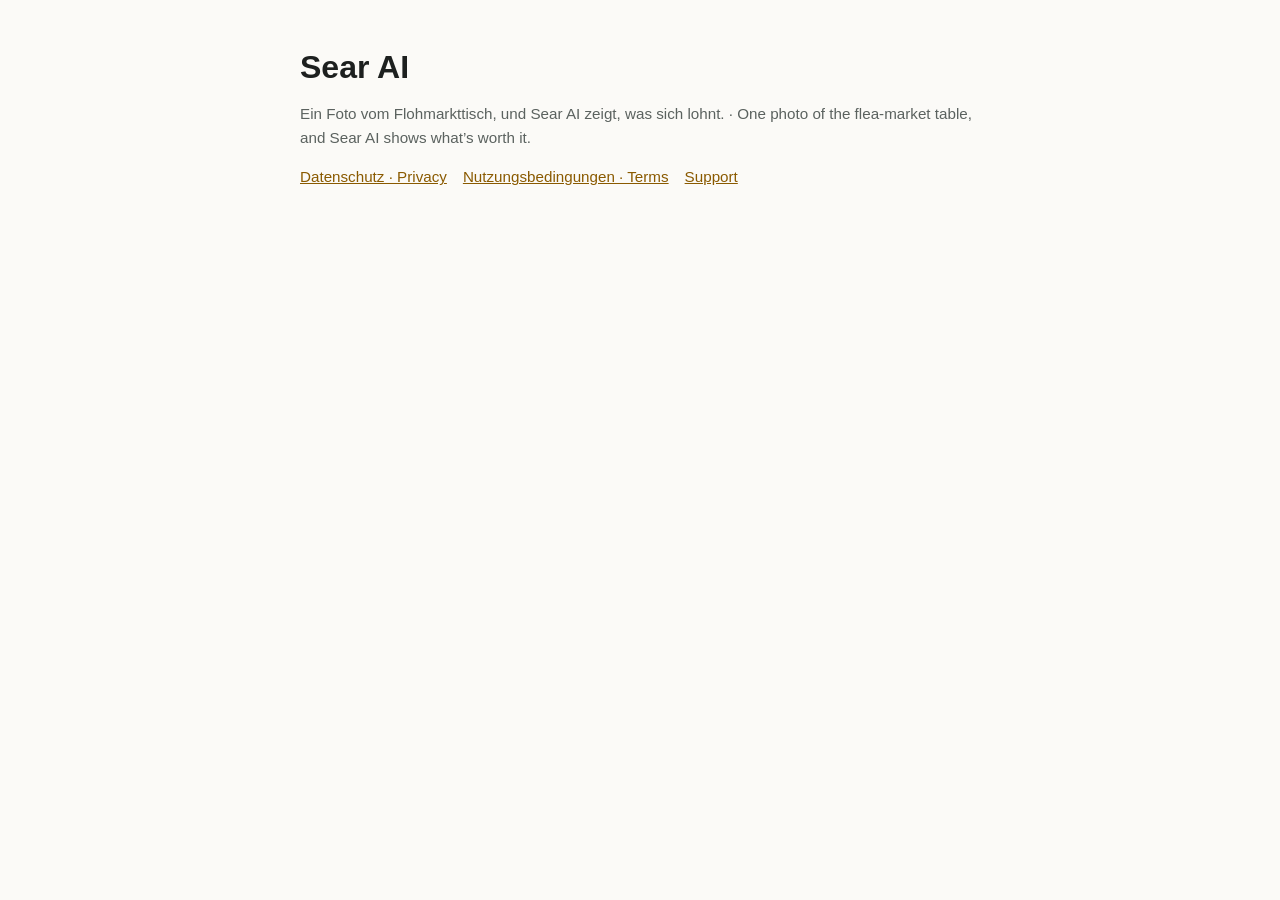
<file: index.html>
<!doctype html>
<html lang="de">
<head>
<meta charset="utf-8"><meta name="viewport" content="width=device-width,initial-scale=1">
<title>Sear AI</title><link rel="stylesheet" href="style.css">
</head>
<body><main>
<h1>Sear AI</h1>
<p class="muted">Ein Foto vom Flohmarkttisch, und Sear AI zeigt, was sich lohnt. · One photo of the flea-market table, and Sear AI shows what’s worth it.</p>
<nav>
  <a href="privacy.html">Datenschutz · Privacy</a>
  <a href="terms.html">Nutzungsbedingungen · Terms</a>
  <a href="support.html">Support</a>
</nav>
</main></body>
</html>
</file>
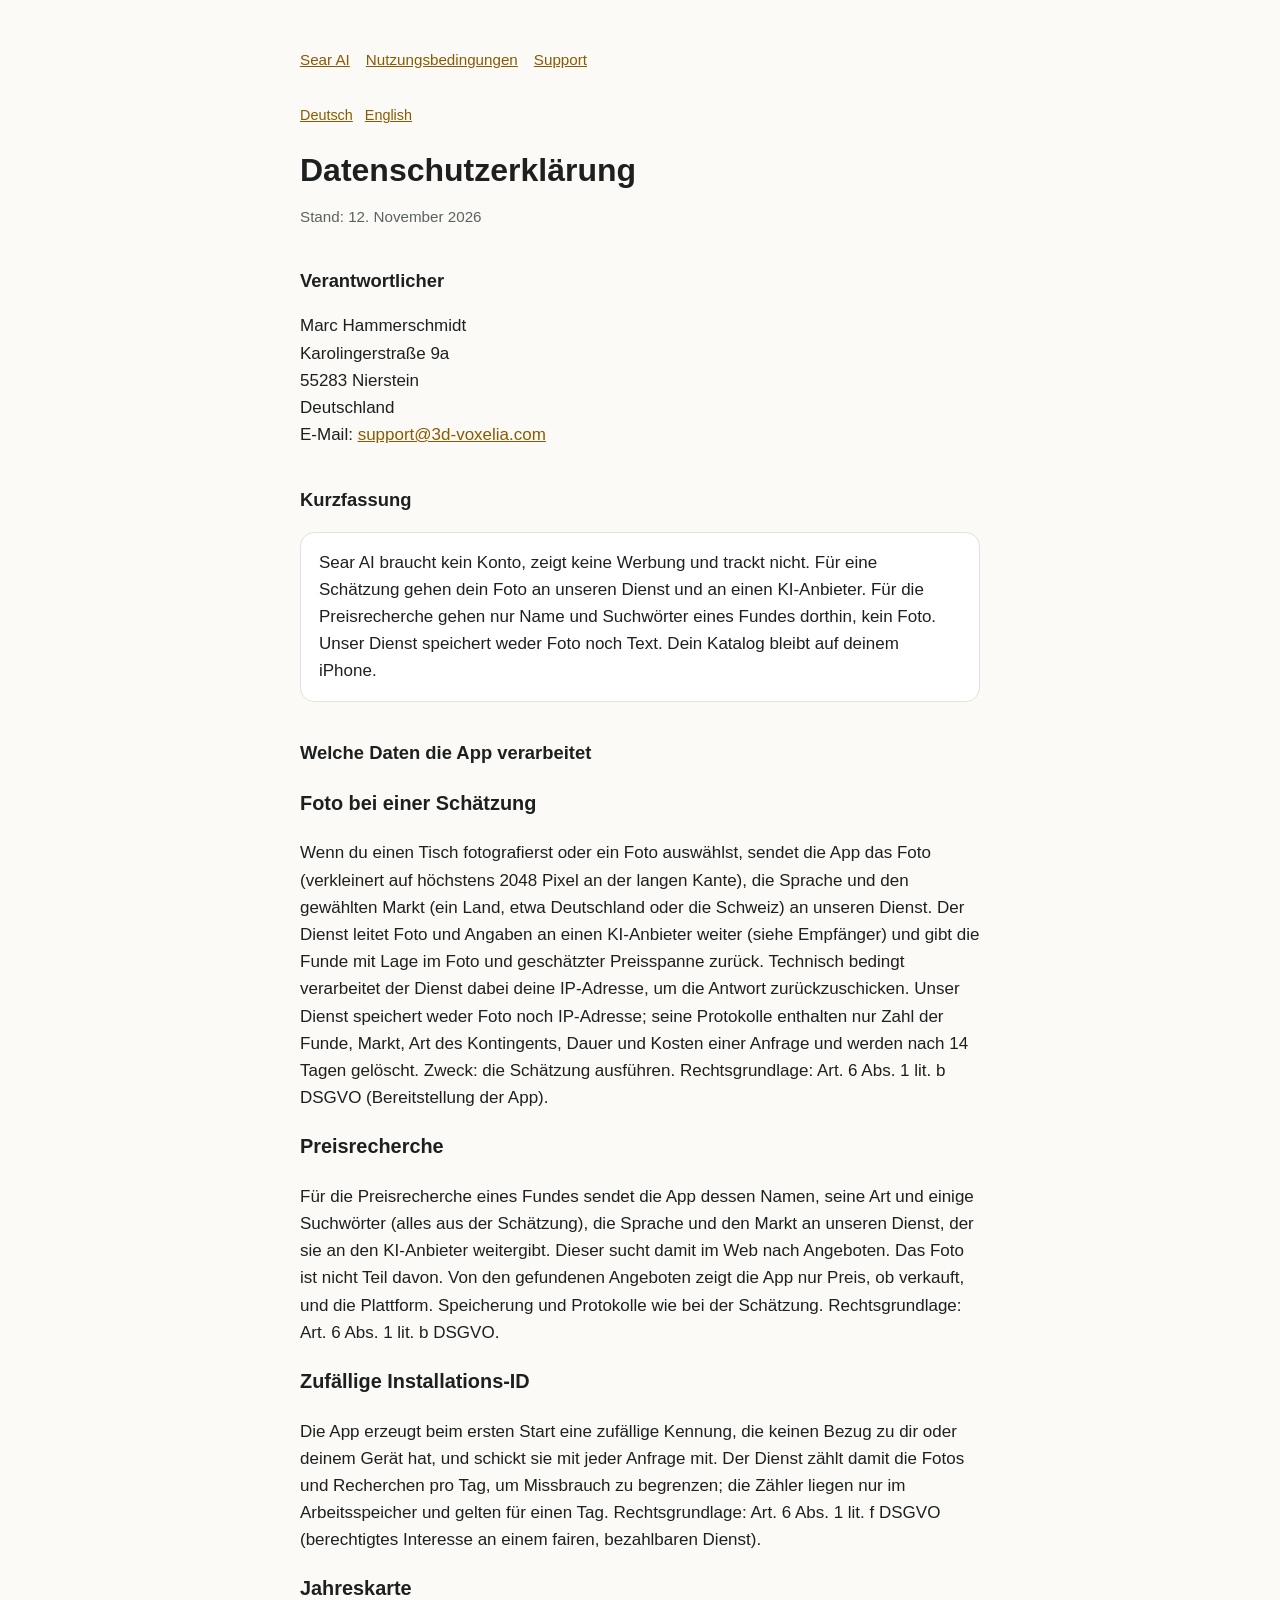
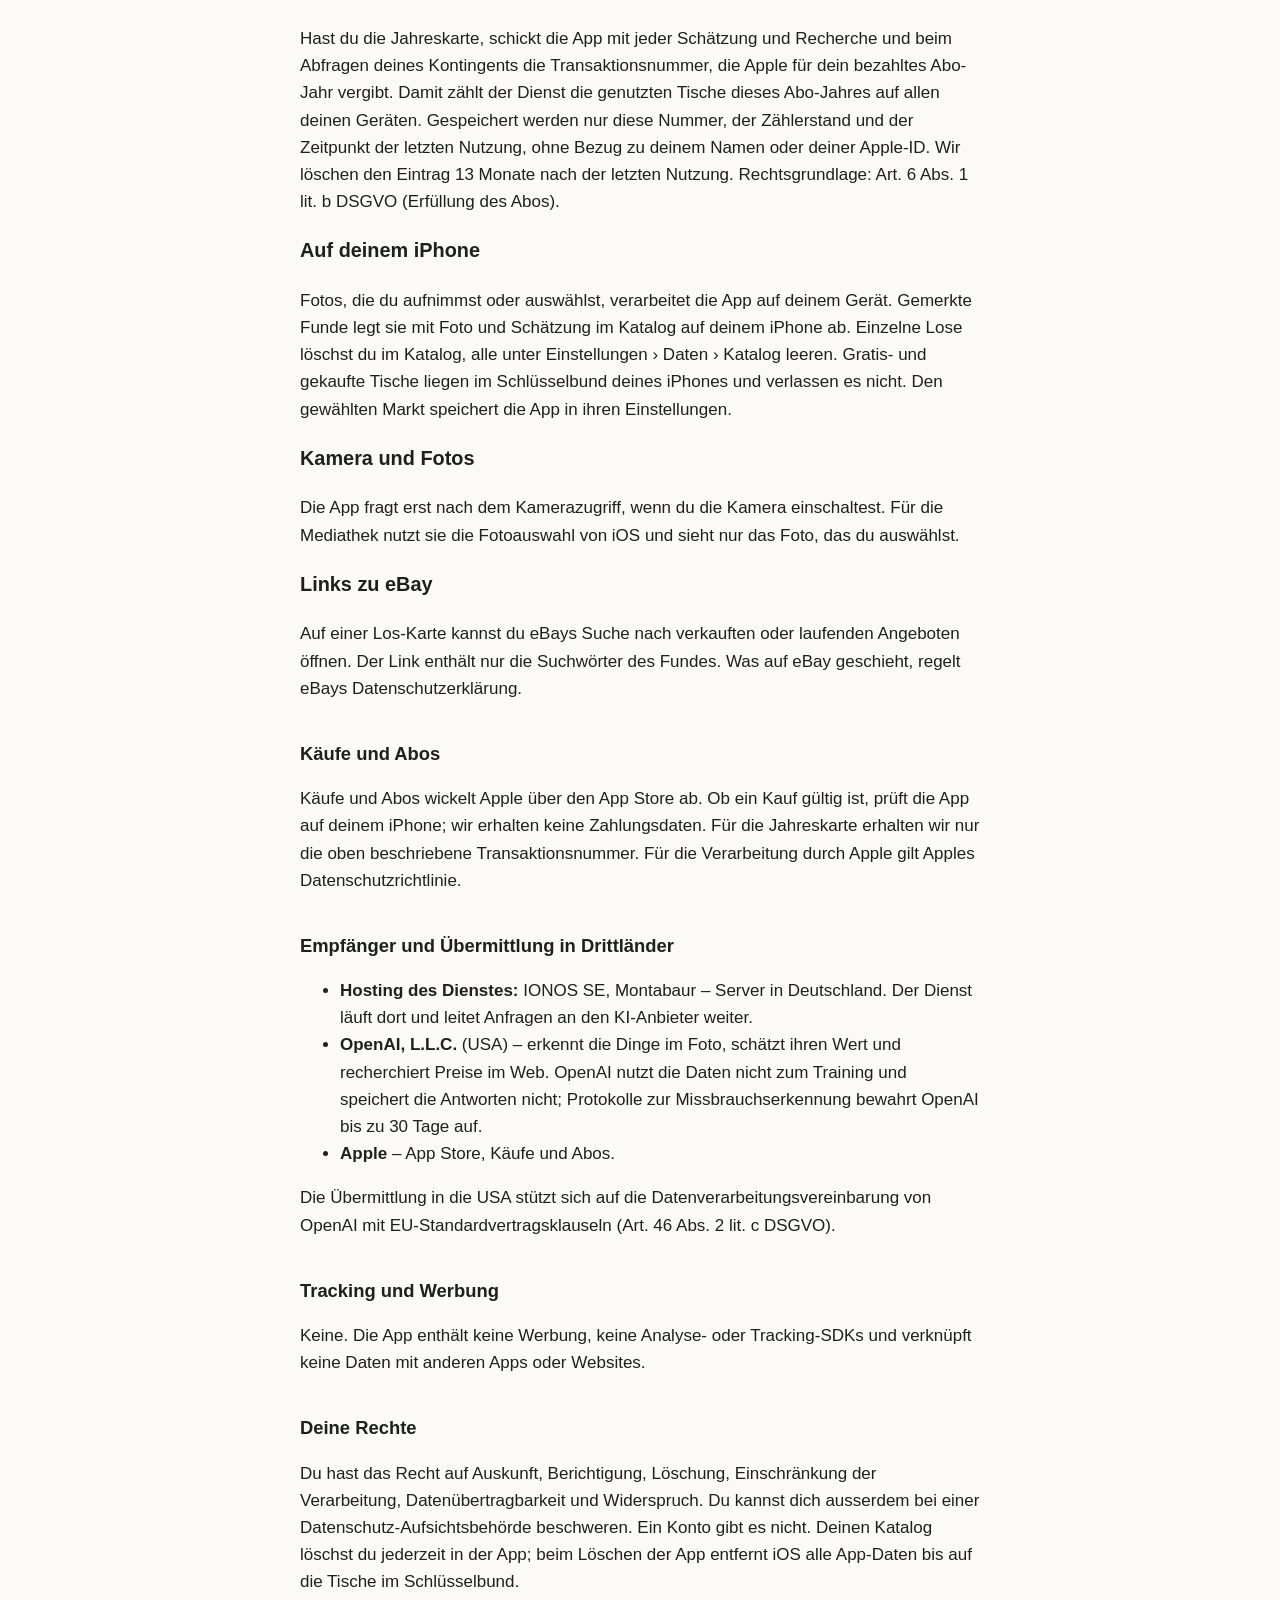
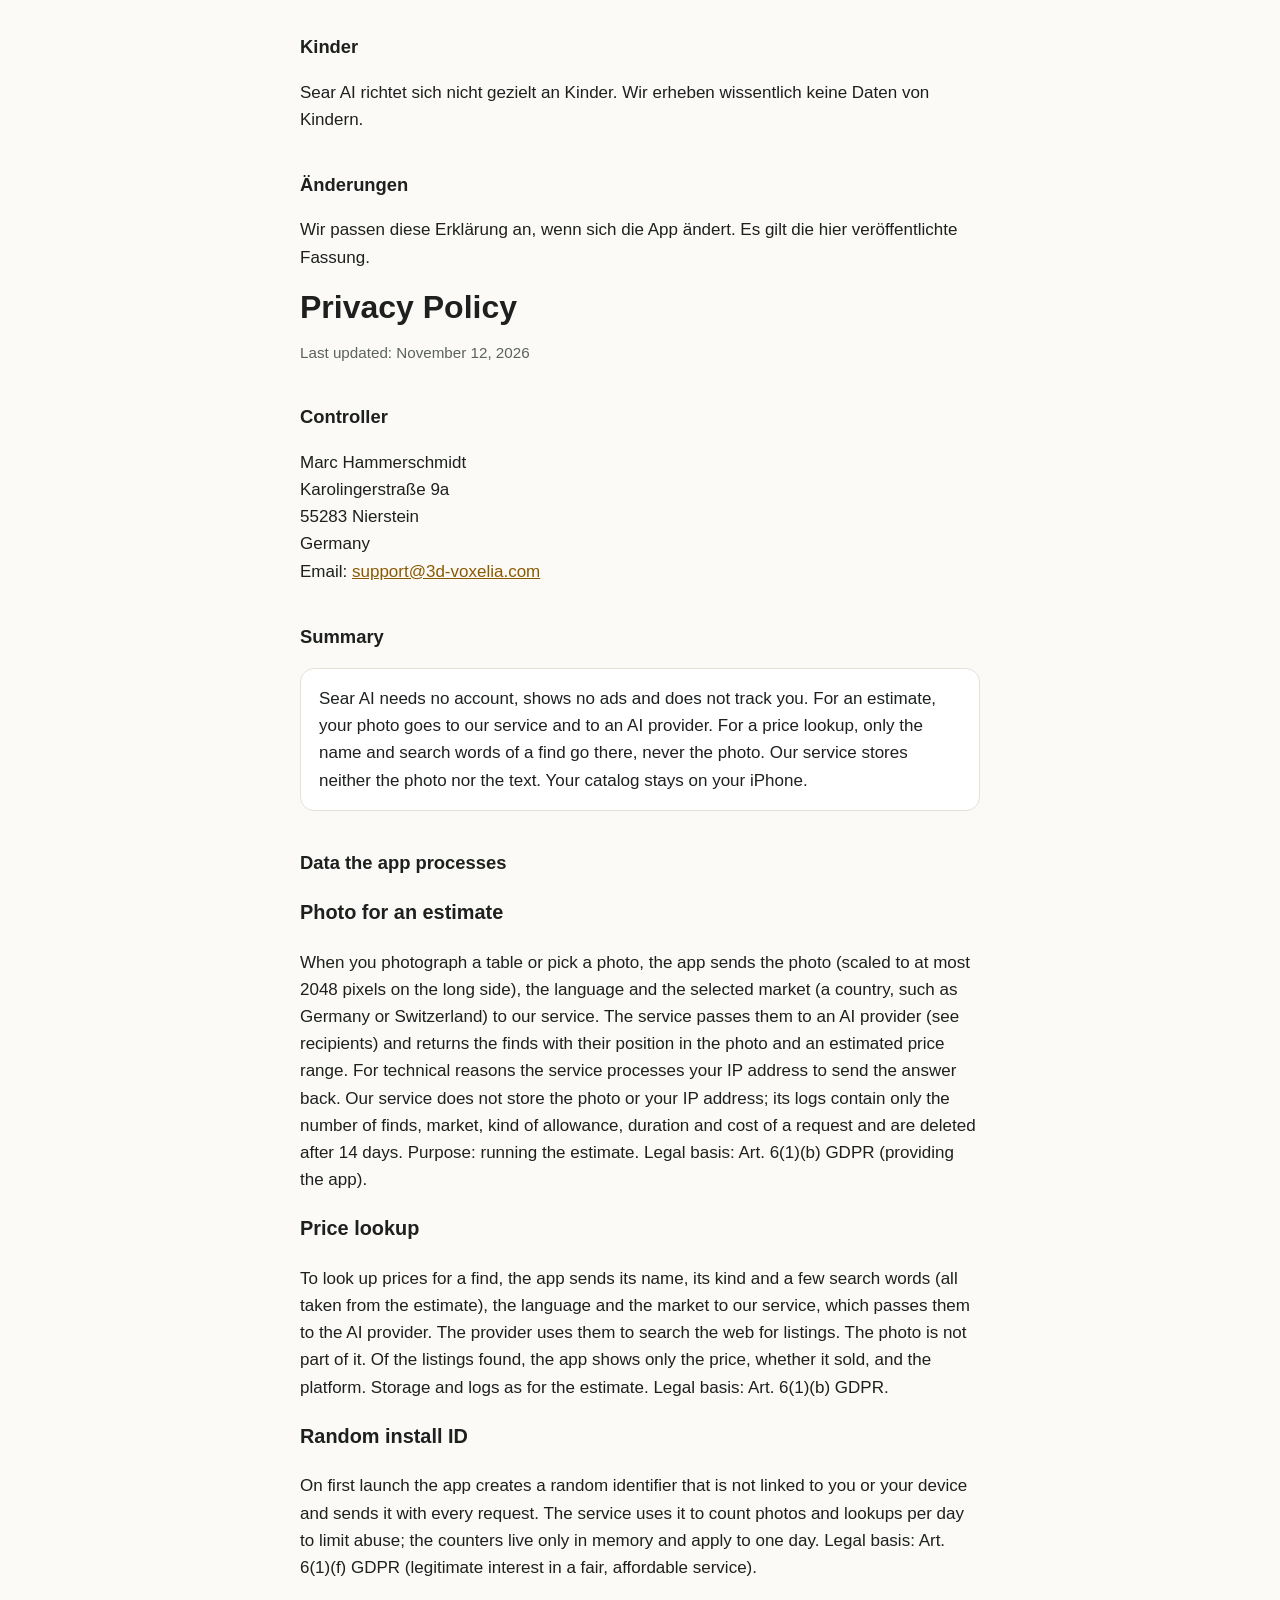
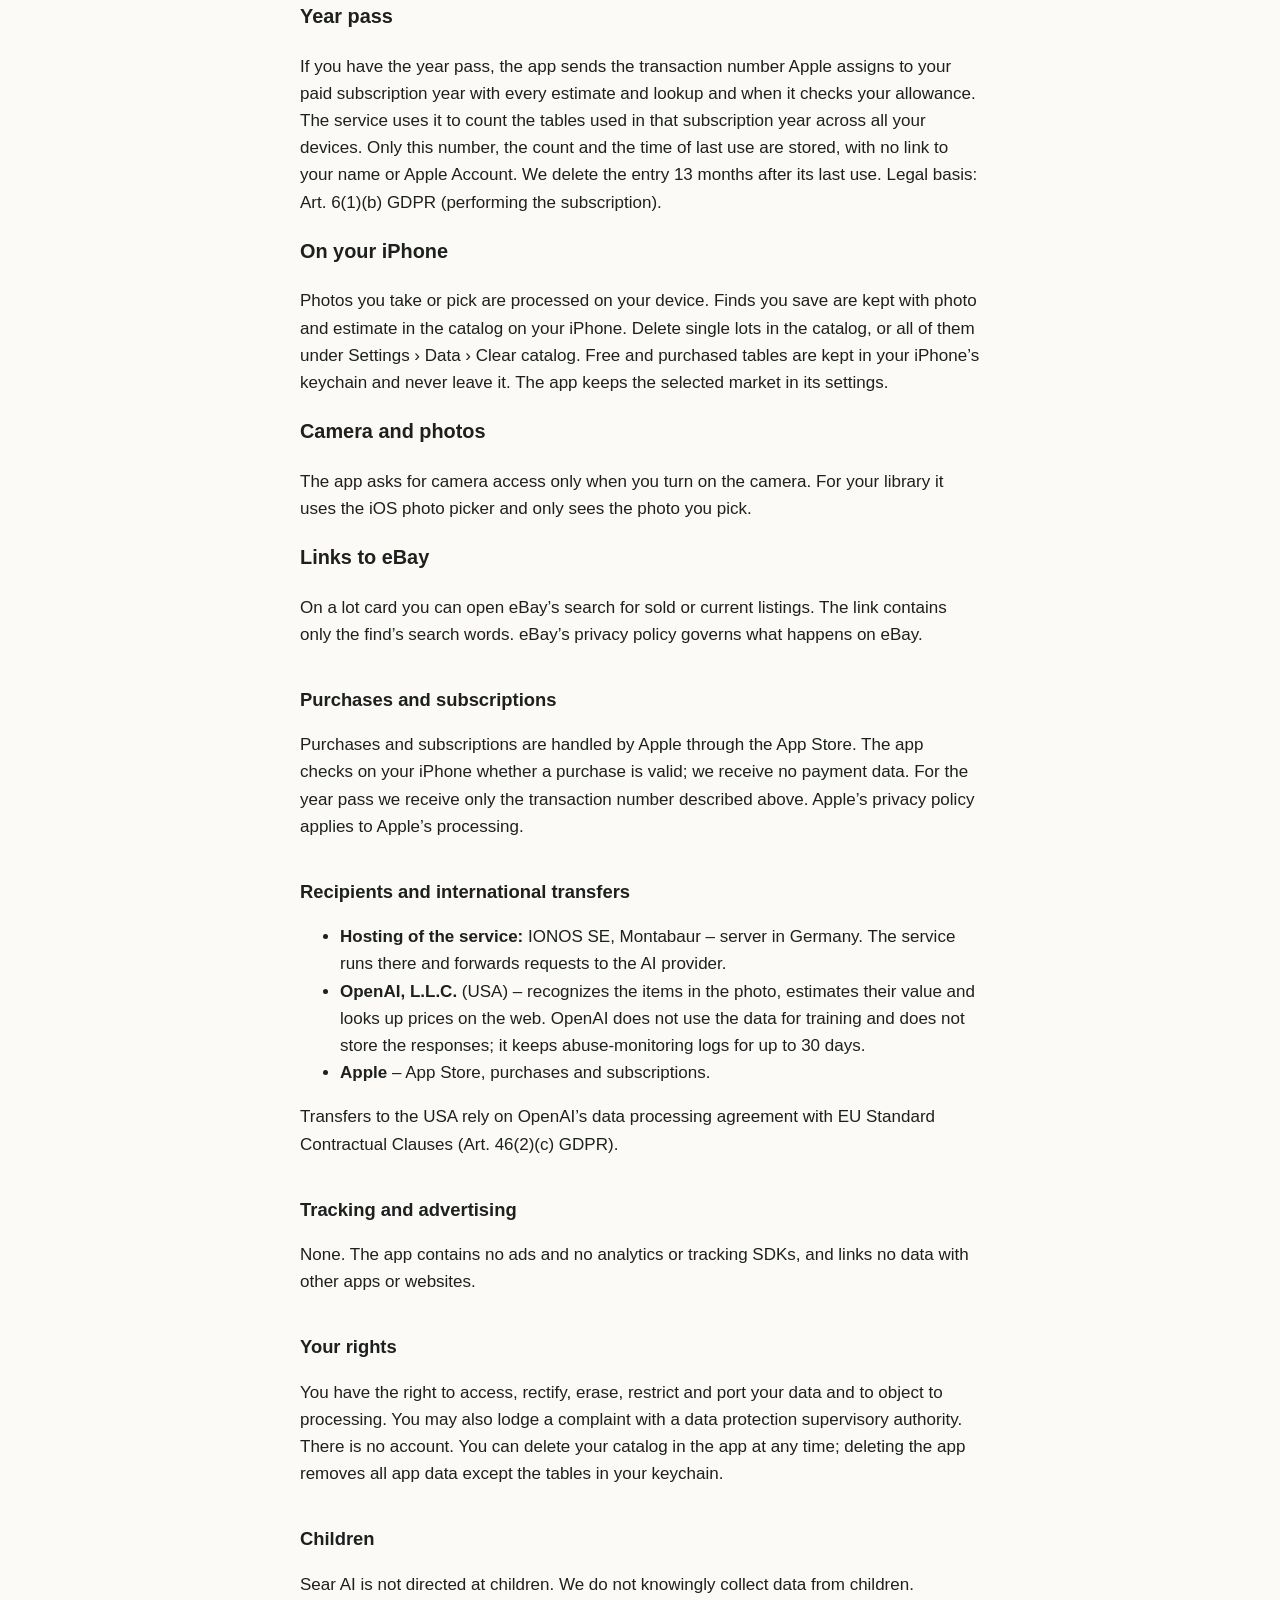
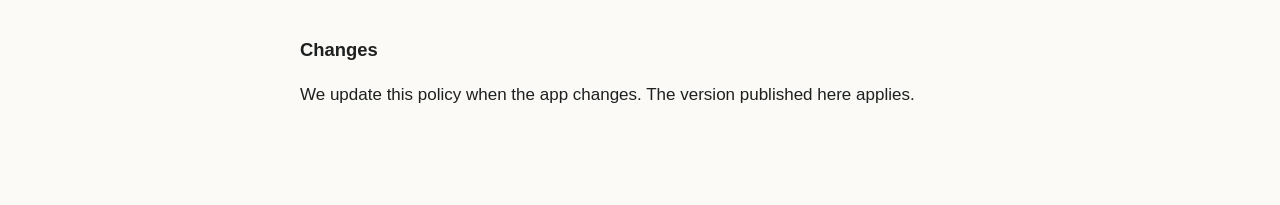
<file: privacy.html>
<!doctype html>
<html lang="de">
<head>
<meta charset="utf-8"><meta name="viewport" content="width=device-width,initial-scale=1">
<title>Sear AI – Datenschutz / Privacy</title><link rel="stylesheet" href="style.css">
</head>
<body><main>
<nav><a href="index.html">Sear AI</a><a href="terms.html">Nutzungsbedingungen</a><a href="support.html">Support</a></nav>
<div class="lang"><a href="#de">Deutsch</a><a href="#en">English</a></div>

<!--
  Belege am Code (Stand 2026-11-12, Branch schatzsucher):
  - Foto: Schatzsucher/Core/Appraisal/CloudAppraiseEngine.swift (JPEG, lange Kante 2048: Core/Support/ImageScaler.swift:12),
    backend/src/appraise-handler.ts (nur OpenAI, kein Ausweich: backend/src/limits.ts APPRAISE), store:false in
    backend/src/providers/openai.ts. Protokollzeile appraise-handler.ts:107 ohne Kennungen; nginx access_log off.
  - Recherche: backend/src/research-handler.ts, providers/openai.ts research() mit Websuche, ohne Bild.
  - Installations-ID: Header X-Install, Tageszähler im Speicher (backend/src/handler.ts MemoryCounter).
  - Jahreskarte: Feld "pass", backend/src/ledger.ts (SQLite, Löschung 13 Monate nach letzter Nutzung).
  - Gerät: Katalog (Core/Data/Catalog.swift), Tische im Schlüsselbund ThisDeviceOnly (Core/Data/KeychainCounter.swift:28).
  - Server: IONOS, Deutschland (backend/deploy/README.md). Logs journald 14 Tage (backend/deploy/docker-compose.yml).
-->

<section id="de">
<h1>Datenschutzerklärung</h1>
<p class="muted">Stand: 12. November 2026</p>

<h2>Verantwortlicher</h2>
<p>Marc Hammerschmidt<br>Karolingerstraße 9a<br>55283 Nierstein<br>Deutschland<br>E-Mail: <a href="mailto:support@3d-voxelia.com">support@3d-voxelia.com</a></p>

<h2>Kurzfassung</h2>
<p class="card">Sear AI braucht kein Konto, zeigt keine Werbung und trackt nicht. Für eine Schätzung gehen dein Foto an unseren Dienst und an einen KI-Anbieter. Für die Preisrecherche gehen nur Name und Suchwörter eines Fundes dorthin, kein Foto. Unser Dienst speichert weder Foto noch Text. Dein Katalog bleibt auf deinem iPhone.</p>

<h2>Welche Daten die App verarbeitet</h2>
<h3>Foto bei einer Schätzung</h3>
<p>Wenn du einen Tisch fotografierst oder ein Foto auswählst, sendet die App das Foto (verkleinert auf höchstens 2048 Pixel an der langen Kante), die Sprache und den gewählten Markt (ein Land, etwa Deutschland oder die Schweiz) an unseren Dienst. Der Dienst leitet Foto und Angaben an einen KI-Anbieter weiter (siehe Empfänger) und gibt die Funde mit Lage im Foto und geschätzter Preisspanne zurück. Technisch bedingt verarbeitet der Dienst dabei deine IP-Adresse, um die Antwort zurückzuschicken. Unser Dienst speichert weder Foto noch IP-Adresse; seine Protokolle enthalten nur Zahl der Funde, Markt, Art des Kontingents, Dauer und Kosten einer Anfrage und werden nach 14 Tagen gelöscht. Zweck: die Schätzung ausführen. Rechtsgrundlage: Art. 6 Abs. 1 lit. b DSGVO (Bereitstellung der App).</p>
<h3>Preisrecherche</h3>
<p>Für die Preisrecherche eines Fundes sendet die App dessen Namen, seine Art und einige Suchwörter (alles aus der Schätzung), die Sprache und den Markt an unseren Dienst, der sie an den KI-Anbieter weitergibt. Dieser sucht damit im Web nach Angeboten. Das Foto ist nicht Teil davon. Von den gefundenen Angeboten zeigt die App nur Preis, ob verkauft, und die Plattform. Speicherung und Protokolle wie bei der Schätzung. Rechtsgrundlage: Art. 6 Abs. 1 lit. b DSGVO.</p>
<h3>Zufällige Installations-ID</h3>
<p>Die App erzeugt beim ersten Start eine zufällige Kennung, die keinen Bezug zu dir oder deinem Gerät hat, und schickt sie mit jeder Anfrage mit. Der Dienst zählt damit die Fotos und Recherchen pro Tag, um Missbrauch zu begrenzen; die Zähler liegen nur im Arbeitsspeicher und gelten für einen Tag. Rechtsgrundlage: Art. 6 Abs. 1 lit. f DSGVO (berechtigtes Interesse an einem fairen, bezahlbaren Dienst).</p>
<h3>Jahreskarte</h3>
<p>Hast du die Jahreskarte, schickt die App mit jeder Schätzung und Recherche und beim Abfragen deines Kontingents die Transaktionsnummer, die Apple für dein bezahltes Abo-Jahr vergibt. Damit zählt der Dienst die genutzten Tische dieses Abo-Jahres auf allen deinen Geräten. Gespeichert werden nur diese Nummer, der Zählerstand und der Zeitpunkt der letzten Nutzung, ohne Bezug zu deinem Namen oder deiner Apple-ID. Wir löschen den Eintrag 13 Monate nach der letzten Nutzung. Rechtsgrundlage: Art. 6 Abs. 1 lit. b DSGVO (Erfüllung des Abos).</p>
<h3>Auf deinem iPhone</h3>
<p>Fotos, die du aufnimmst oder auswählst, verarbeitet die App auf deinem Gerät. Gemerkte Funde legt sie mit Foto und Schätzung im Katalog auf deinem iPhone ab. Einzelne Lose löschst du im Katalog, alle unter Einstellungen › Daten › Katalog leeren. Gratis- und gekaufte Tische liegen im Schlüsselbund deines iPhones und verlassen es nicht. Den gewählten Markt speichert die App in ihren Einstellungen.</p>
<h3>Kamera und Fotos</h3>
<p>Die App fragt erst nach dem Kamerazugriff, wenn du die Kamera einschaltest. Für die Mediathek nutzt sie die Fotoauswahl von iOS und sieht nur das Foto, das du auswählst.</p>
<h3>Links zu eBay</h3>
<p>Auf einer Los-Karte kannst du eBays Suche nach verkauften oder laufenden Angeboten öffnen. Der Link enthält nur die Suchwörter des Fundes. Was auf eBay geschieht, regelt eBays Datenschutzerklärung.</p>

<h2>Käufe und Abos</h2>
<p>Käufe und Abos wickelt Apple über den App Store ab. Ob ein Kauf gültig ist, prüft die App auf deinem iPhone; wir erhalten keine Zahlungsdaten. Für die Jahreskarte erhalten wir nur die oben beschriebene Transaktionsnummer. Für die Verarbeitung durch Apple gilt Apples Datenschutzrichtlinie.</p>

<h2>Empfänger und Übermittlung in Drittländer</h2>
<ul>
<li><strong>Hosting des Dienstes:</strong> IONOS SE, Montabaur – Server in Deutschland. Der Dienst läuft dort und leitet Anfragen an den KI-Anbieter weiter.</li>
<li><strong>OpenAI, L.L.C.</strong> (USA) – erkennt die Dinge im Foto, schätzt ihren Wert und recherchiert Preise im Web. OpenAI nutzt die Daten nicht zum Training und speichert die Antworten nicht; Protokolle zur Missbrauchserkennung bewahrt OpenAI bis zu 30 Tage auf.</li>
<li><strong>Apple</strong> – App Store, Käufe und Abos.</li>
</ul>
<p>Die Übermittlung in die USA stützt sich auf die Datenverarbeitungsvereinbarung von OpenAI mit EU-Standardvertragsklauseln (Art. 46 Abs. 2 lit. c DSGVO).</p>

<h2>Tracking und Werbung</h2>
<p>Keine. Die App enthält keine Werbung, keine Analyse- oder Tracking-SDKs und verknüpft keine Daten mit anderen Apps oder Websites.</p>

<h2>Deine Rechte</h2>
<p>Du hast das Recht auf Auskunft, Berichtigung, Löschung, Einschränkung der Verarbeitung, Datenübertragbarkeit und Widerspruch. Du kannst dich ausserdem bei einer Datenschutz-Aufsichtsbehörde beschweren. Ein Konto gibt es nicht. Deinen Katalog löschst du jederzeit in der App; beim Löschen der App entfernt iOS alle App-Daten bis auf die Tische im Schlüsselbund.</p>

<h2>Kinder</h2>
<p>Sear AI richtet sich nicht gezielt an Kinder. Wir erheben wissentlich keine Daten von Kindern.</p>

<h2>Änderungen</h2>
<p>Wir passen diese Erklärung an, wenn sich die App ändert. Es gilt die hier veröffentlichte Fassung.</p>
</section>

<section id="en">
<h1>Privacy Policy</h1>
<p class="muted">Last updated: November 12, 2026</p>

<h2>Controller</h2>
<p>Marc Hammerschmidt<br>Karolingerstraße 9a<br>55283 Nierstein<br>Germany<br>Email: <a href="mailto:support@3d-voxelia.com">support@3d-voxelia.com</a></p>

<h2>Summary</h2>
<p class="card">Sear AI needs no account, shows no ads and does not track you. For an estimate, your photo goes to our service and to an AI provider. For a price lookup, only the name and search words of a find go there, never the photo. Our service stores neither the photo nor the text. Your catalog stays on your iPhone.</p>

<h2>Data the app processes</h2>
<h3>Photo for an estimate</h3>
<p>When you photograph a table or pick a photo, the app sends the photo (scaled to at most 2048 pixels on the long side), the language and the selected market (a country, such as Germany or Switzerland) to our service. The service passes them to an AI provider (see recipients) and returns the finds with their position in the photo and an estimated price range. For technical reasons the service processes your IP address to send the answer back. Our service does not store the photo or your IP address; its logs contain only the number of finds, market, kind of allowance, duration and cost of a request and are deleted after 14 days. Purpose: running the estimate. Legal basis: Art. 6(1)(b) GDPR (providing the app).</p>
<h3>Price lookup</h3>
<p>To look up prices for a find, the app sends its name, its kind and a few search words (all taken from the estimate), the language and the market to our service, which passes them to the AI provider. The provider uses them to search the web for listings. The photo is not part of it. Of the listings found, the app shows only the price, whether it sold, and the platform. Storage and logs as for the estimate. Legal basis: Art. 6(1)(b) GDPR.</p>
<h3>Random install ID</h3>
<p>On first launch the app creates a random identifier that is not linked to you or your device and sends it with every request. The service uses it to count photos and lookups per day to limit abuse; the counters live only in memory and apply to one day. Legal basis: Art. 6(1)(f) GDPR (legitimate interest in a fair, affordable service).</p>
<h3>Year pass</h3>
<p>If you have the year pass, the app sends the transaction number Apple assigns to your paid subscription year with every estimate and lookup and when it checks your allowance. The service uses it to count the tables used in that subscription year across all your devices. Only this number, the count and the time of last use are stored, with no link to your name or Apple Account. We delete the entry 13 months after its last use. Legal basis: Art. 6(1)(b) GDPR (performing the subscription).</p>
<h3>On your iPhone</h3>
<p>Photos you take or pick are processed on your device. Finds you save are kept with photo and estimate in the catalog on your iPhone. Delete single lots in the catalog, or all of them under Settings › Data › Clear catalog. Free and purchased tables are kept in your iPhone’s keychain and never leave it. The app keeps the selected market in its settings.</p>
<h3>Camera and photos</h3>
<p>The app asks for camera access only when you turn on the camera. For your library it uses the iOS photo picker and only sees the photo you pick.</p>
<h3>Links to eBay</h3>
<p>On a lot card you can open eBay’s search for sold or current listings. The link contains only the find’s search words. eBay’s privacy policy governs what happens on eBay.</p>

<h2>Purchases and subscriptions</h2>
<p>Purchases and subscriptions are handled by Apple through the App Store. The app checks on your iPhone whether a purchase is valid; we receive no payment data. For the year pass we receive only the transaction number described above. Apple’s privacy policy applies to Apple’s processing.</p>

<h2>Recipients and international transfers</h2>
<ul>
<li><strong>Hosting of the service:</strong> IONOS SE, Montabaur – server in Germany. The service runs there and forwards requests to the AI provider.</li>
<li><strong>OpenAI, L.L.C.</strong> (USA) – recognizes the items in the photo, estimates their value and looks up prices on the web. OpenAI does not use the data for training and does not store the responses; it keeps abuse-monitoring logs for up to 30 days.</li>
<li><strong>Apple</strong> – App Store, purchases and subscriptions.</li>
</ul>
<p>Transfers to the USA rely on OpenAI’s data processing agreement with EU Standard Contractual Clauses (Art. 46(2)(c) GDPR).</p>

<h2>Tracking and advertising</h2>
<p>None. The app contains no ads and no analytics or tracking SDKs, and links no data with other apps or websites.</p>

<h2>Your rights</h2>
<p>You have the right to access, rectify, erase, restrict and port your data and to object to processing. You may also lodge a complaint with a data protection supervisory authority. There is no account. You can delete your catalog in the app at any time; deleting the app removes all app data except the tables in your keychain.</p>

<h2>Children</h2>
<p>Sear AI is not directed at children. We do not knowingly collect data from children.</p>

<h2>Changes</h2>
<p>We update this policy when the app changes. The version published here applies.</p>
</section>
</main></body>
</html>
</file>
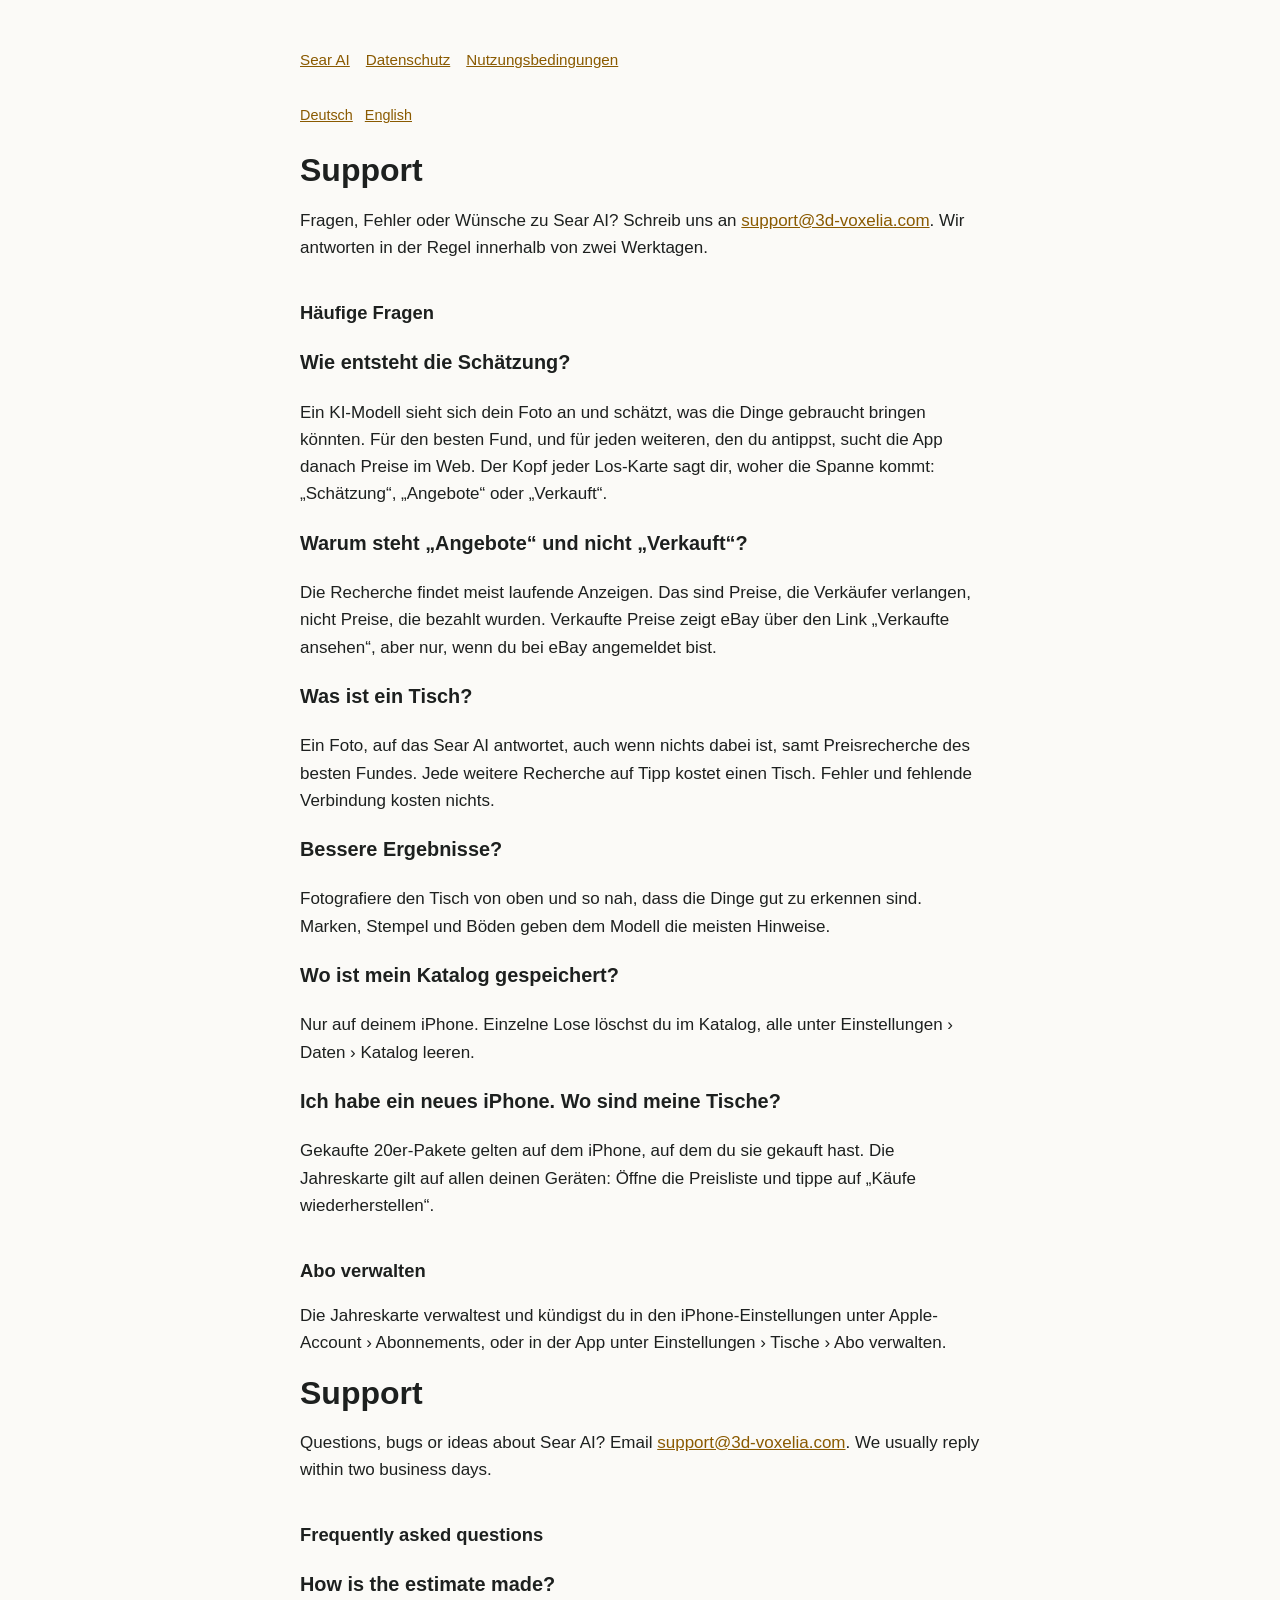
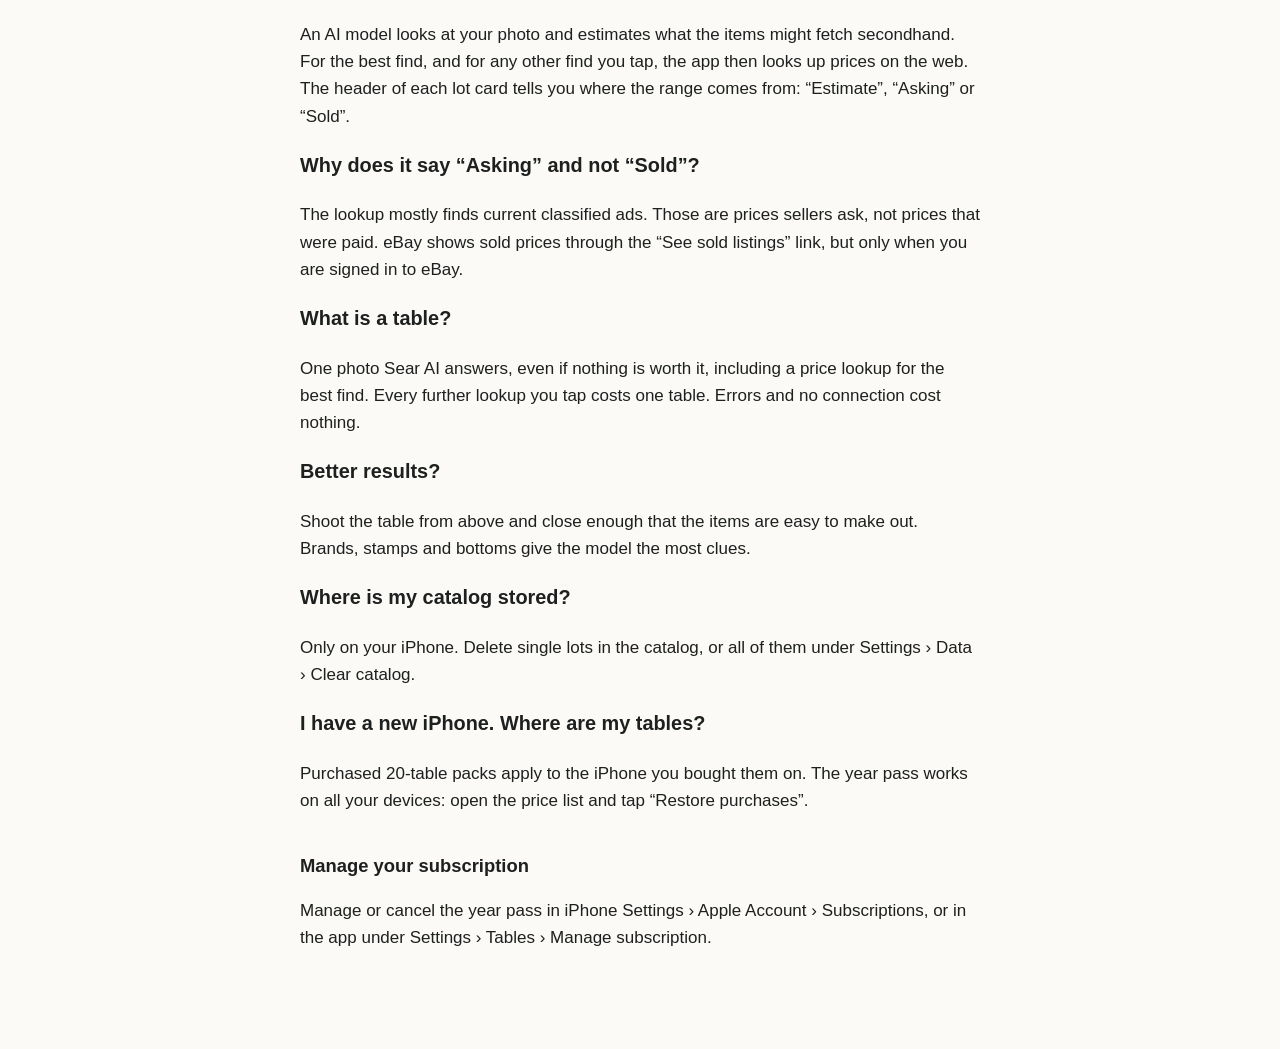
<file: support.html>
<!doctype html>
<html lang="de">
<head>
<meta charset="utf-8"><meta name="viewport" content="width=device-width,initial-scale=1">
<title>Sear AI – Support</title><link rel="stylesheet" href="style.css">
</head>
<body><main>
<nav><a href="index.html">Sear AI</a><a href="privacy.html">Datenschutz</a><a href="terms.html">Nutzungsbedingungen</a></nav>
<div class="lang"><a href="#de">Deutsch</a><a href="#en">English</a></div>

<section id="de">
<h1>Support</h1>
<p>Fragen, Fehler oder Wünsche zu Sear AI? Schreib uns an <a href="mailto:support@3d-voxelia.com">support@3d-voxelia.com</a>. Wir antworten in der Regel innerhalb von zwei Werktagen.</p>
<h2>Häufige Fragen</h2>
<h3>Wie entsteht die Schätzung?</h3>
<p>Ein KI-Modell sieht sich dein Foto an und schätzt, was die Dinge gebraucht bringen könnten. Für den besten Fund, und für jeden weiteren, den du antippst, sucht die App danach Preise im Web. Der Kopf jeder Los-Karte sagt dir, woher die Spanne kommt: „Schätzung“, „Angebote“ oder „Verkauft“.</p>
<h3>Warum steht „Angebote“ und nicht „Verkauft“?</h3>
<p>Die Recherche findet meist laufende Anzeigen. Das sind Preise, die Verkäufer verlangen, nicht Preise, die bezahlt wurden. Verkaufte Preise zeigt eBay über den Link „Verkaufte ansehen“, aber nur, wenn du bei eBay angemeldet bist.</p>
<h3>Was ist ein Tisch?</h3>
<p>Ein Foto, auf das Sear AI antwortet, auch wenn nichts dabei ist, samt Preisrecherche des besten Fundes. Jede weitere Recherche auf Tipp kostet einen Tisch. Fehler und fehlende Verbindung kosten nichts.</p>
<h3>Bessere Ergebnisse?</h3>
<p>Fotografiere den Tisch von oben und so nah, dass die Dinge gut zu erkennen sind. Marken, Stempel und Böden geben dem Modell die meisten Hinweise.</p>
<h3>Wo ist mein Katalog gespeichert?</h3>
<p>Nur auf deinem iPhone. Einzelne Lose löschst du im Katalog, alle unter Einstellungen › Daten › Katalog leeren.</p>
<h3>Ich habe ein neues iPhone. Wo sind meine Tische?</h3>
<p>Gekaufte 20er-Pakete gelten auf dem iPhone, auf dem du sie gekauft hast. Die Jahreskarte gilt auf allen deinen Geräten: Öffne die Preisliste und tippe auf „Käufe wiederherstellen“.</p>

<h2>Abo verwalten</h2>
<p>Die Jahreskarte verwaltest und kündigst du in den iPhone-Einstellungen unter Apple-Account › Abonnements, oder in der App unter Einstellungen › Tische › Abo verwalten.</p>
</section>

<section id="en">
<h1>Support</h1>
<p>Questions, bugs or ideas about Sear AI? Email <a href="mailto:support@3d-voxelia.com">support@3d-voxelia.com</a>. We usually reply within two business days.</p>
<h2>Frequently asked questions</h2>
<h3>How is the estimate made?</h3>
<p>An AI model looks at your photo and estimates what the items might fetch secondhand. For the best find, and for any other find you tap, the app then looks up prices on the web. The header of each lot card tells you where the range comes from: “Estimate”, “Asking” or “Sold”.</p>
<h3>Why does it say “Asking” and not “Sold”?</h3>
<p>The lookup mostly finds current classified ads. Those are prices sellers ask, not prices that were paid. eBay shows sold prices through the “See sold listings” link, but only when you are signed in to eBay.</p>
<h3>What is a table?</h3>
<p>One photo Sear AI answers, even if nothing is worth it, including a price lookup for the best find. Every further lookup you tap costs one table. Errors and no connection cost nothing.</p>
<h3>Better results?</h3>
<p>Shoot the table from above and close enough that the items are easy to make out. Brands, stamps and bottoms give the model the most clues.</p>
<h3>Where is my catalog stored?</h3>
<p>Only on your iPhone. Delete single lots in the catalog, or all of them under Settings › Data › Clear catalog.</p>
<h3>I have a new iPhone. Where are my tables?</h3>
<p>Purchased 20-table packs apply to the iPhone you bought them on. The year pass works on all your devices: open the price list and tap “Restore purchases”.</p>

<h2>Manage your subscription</h2>
<p>Manage or cancel the year pass in iPhone Settings › Apple Account › Subscriptions, or in the app under Settings › Tables › Manage subscription.</p>
</section>
</main></body>
</html>
</file>
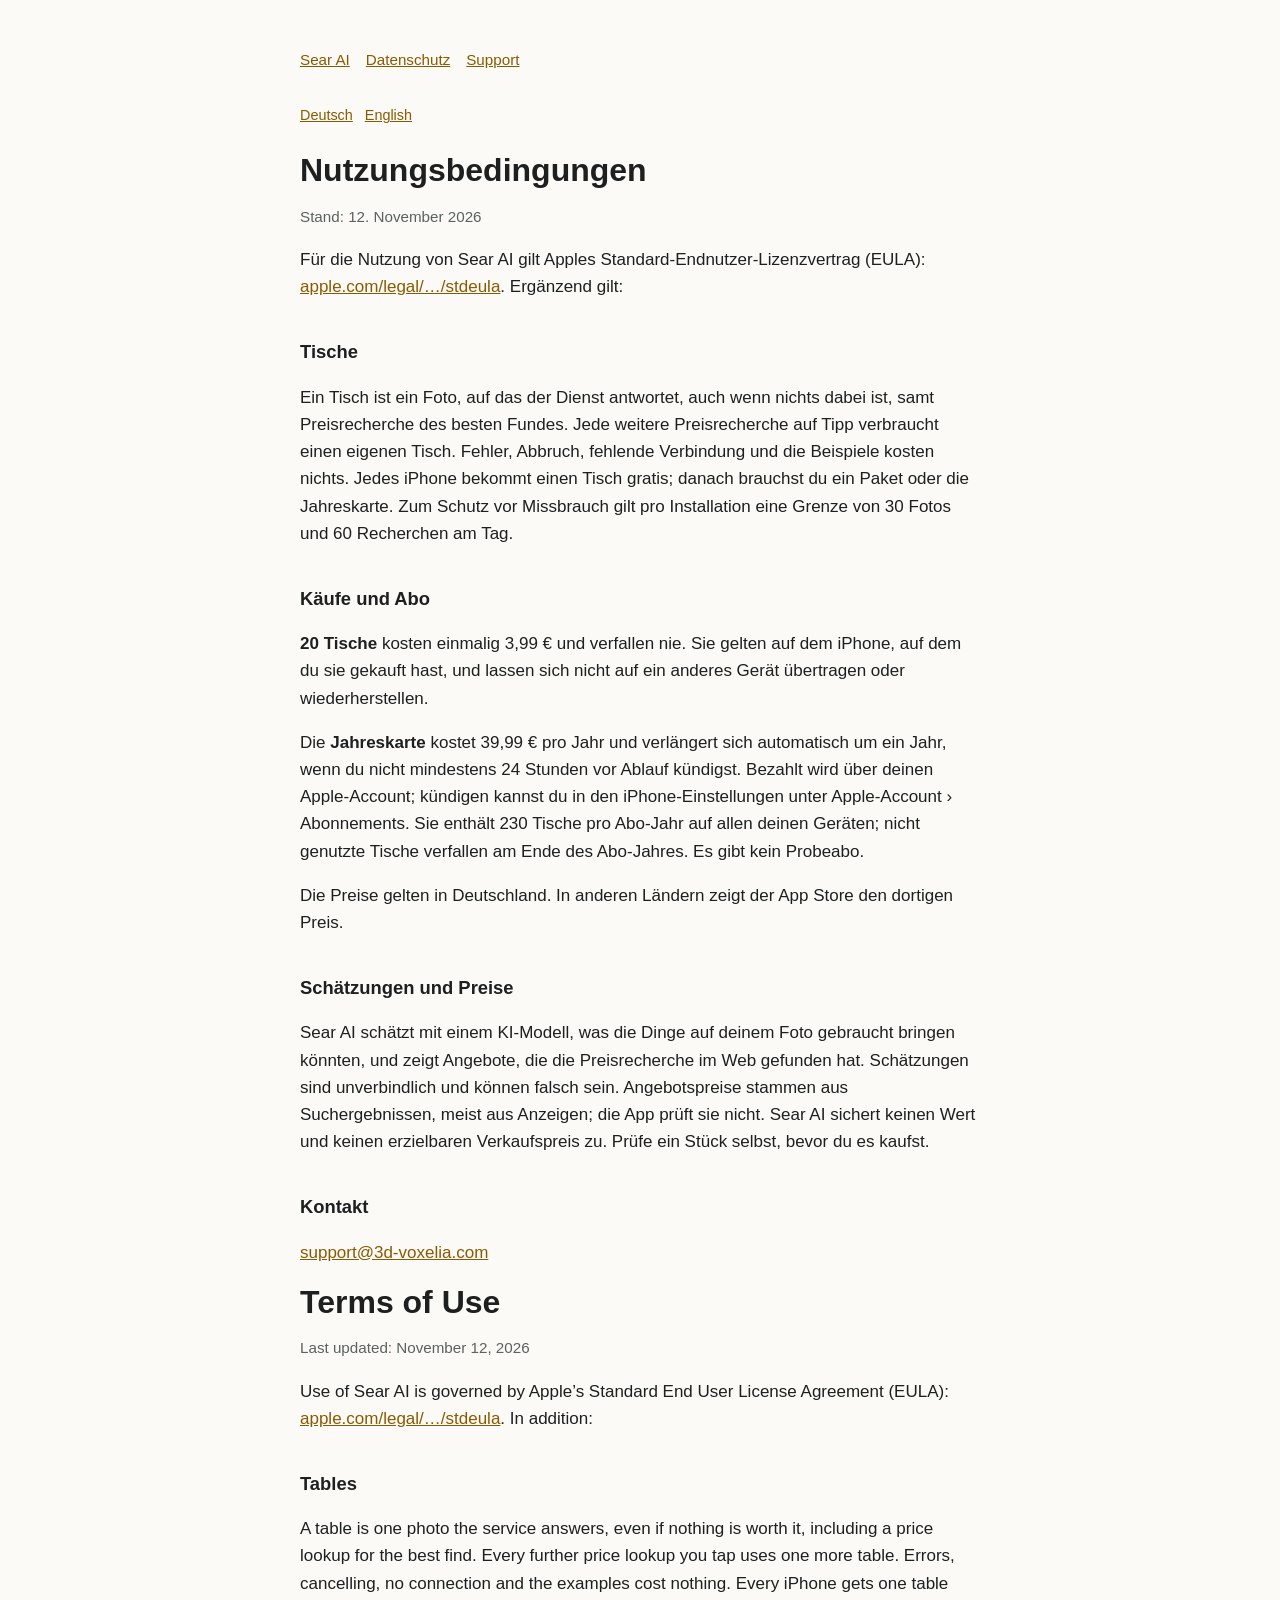
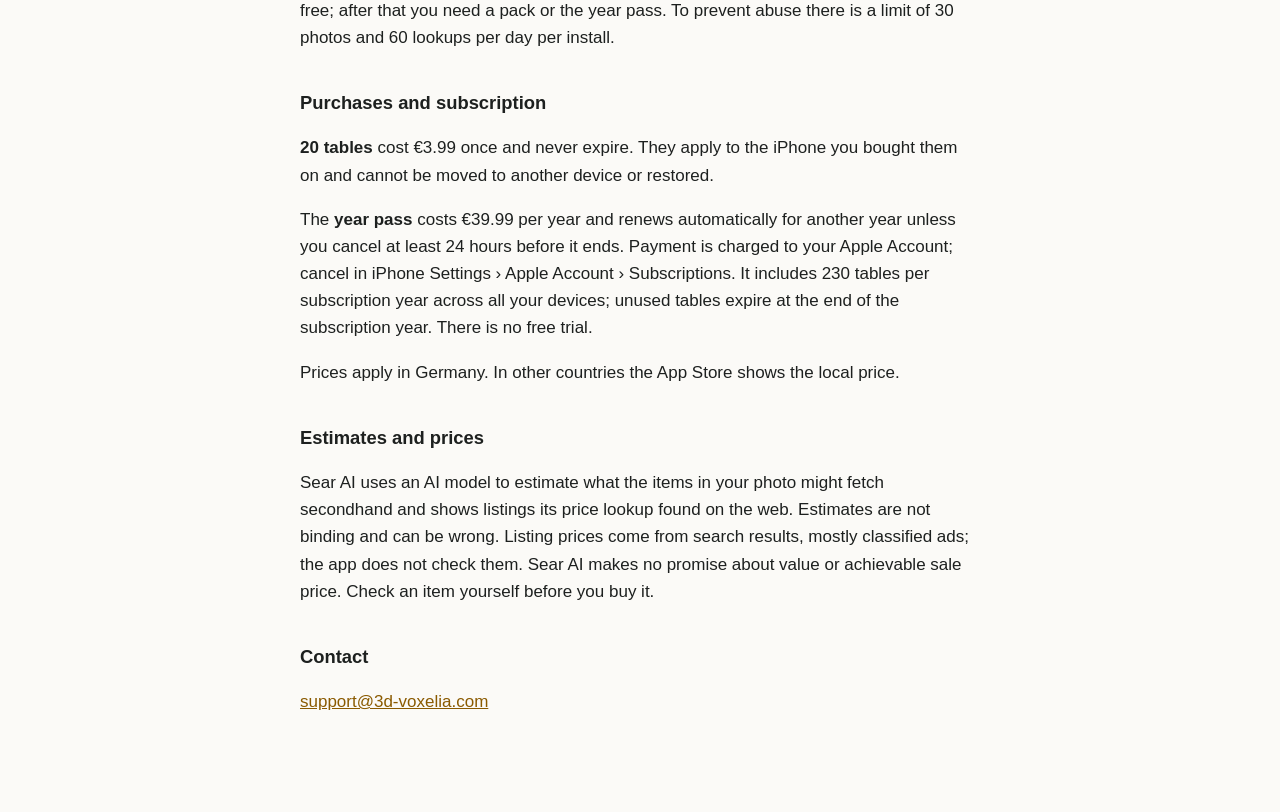
<file: terms.html>
<!doctype html>
<html lang="de">
<head>
<meta charset="utf-8"><meta name="viewport" content="width=device-width,initial-scale=1">
<title>Sear AI – Nutzungsbedingungen / Terms</title><link rel="stylesheet" href="style.css">
</head>
<body><main>
<nav><a href="index.html">Sear AI</a><a href="privacy.html">Datenschutz</a><a href="support.html">Support</a></nav>
<div class="lang"><a href="#de">Deutsch</a><a href="#en">English</a></div>

<!-- Pläne: backend/src/limits.ts APPRAISE_PLANS, Schatzsucher/Core/Services/Plans.swift, Core/Data/Wallet.swift. -->
<section id="de">
<h1>Nutzungsbedingungen</h1>
<p class="muted">Stand: 12. November 2026</p>
<p>Für die Nutzung von Sear AI gilt Apples Standard-Endnutzer-Lizenzvertrag (EULA): <a href="https://www.apple.com/legal/internet-services/itunes/dev/stdeula/">apple.com/legal/…/stdeula</a>. Ergänzend gilt:</p>

<h2>Tische</h2>
<p>Ein Tisch ist ein Foto, auf das der Dienst antwortet, auch wenn nichts dabei ist, samt Preisrecherche des besten Fundes. Jede weitere Preisrecherche auf Tipp verbraucht einen eigenen Tisch. Fehler, Abbruch, fehlende Verbindung und die Beispiele kosten nichts. Jedes iPhone bekommt einen Tisch gratis; danach brauchst du ein Paket oder die Jahreskarte. Zum Schutz vor Missbrauch gilt pro Installation eine Grenze von 30 Fotos und 60 Recherchen am Tag.</p>

<h2>Käufe und Abo</h2>
<p><strong>20 Tische</strong> kosten einmalig 3,99 € und verfallen nie. Sie gelten auf dem iPhone, auf dem du sie gekauft hast, und lassen sich nicht auf ein anderes Gerät übertragen oder wiederherstellen.</p>
<p>Die <strong>Jahreskarte</strong> kostet 39,99 € pro Jahr und verlängert sich automatisch um ein Jahr, wenn du nicht mindestens 24 Stunden vor Ablauf kündigst. Bezahlt wird über deinen Apple-Account; kündigen kannst du in den iPhone-Einstellungen unter Apple-Account › Abonnements. Sie enthält 230 Tische pro Abo-Jahr auf allen deinen Geräten; nicht genutzte Tische verfallen am Ende des Abo-Jahres. Es gibt kein Probeabo.</p>
<p>Die Preise gelten in Deutschland. In anderen Ländern zeigt der App Store den dortigen Preis.</p>

<h2>Schätzungen und Preise</h2>
<p>Sear AI schätzt mit einem KI-Modell, was die Dinge auf deinem Foto gebraucht bringen könnten, und zeigt Angebote, die die Preisrecherche im Web gefunden hat. Schätzungen sind unverbindlich und können falsch sein. Angebotspreise stammen aus Suchergebnissen, meist aus Anzeigen; die App prüft sie nicht. Sear AI sichert keinen Wert und keinen erzielbaren Verkaufspreis zu. Prüfe ein Stück selbst, bevor du es kaufst.</p>

<h2>Kontakt</h2>
<p><a href="mailto:support@3d-voxelia.com">support@3d-voxelia.com</a></p>
</section>

<section id="en">
<h1>Terms of Use</h1>
<p class="muted">Last updated: November 12, 2026</p>
<p>Use of Sear AI is governed by Apple’s Standard End User License Agreement (EULA): <a href="https://www.apple.com/legal/internet-services/itunes/dev/stdeula/">apple.com/legal/…/stdeula</a>. In addition:</p>

<h2>Tables</h2>
<p>A table is one photo the service answers, even if nothing is worth it, including a price lookup for the best find. Every further price lookup you tap uses one more table. Errors, cancelling, no connection and the examples cost nothing. Every iPhone gets one table free; after that you need a pack or the year pass. To prevent abuse there is a limit of 30 photos and 60 lookups per day per install.</p>

<h2>Purchases and subscription</h2>
<p><strong>20 tables</strong> cost €3.99 once and never expire. They apply to the iPhone you bought them on and cannot be moved to another device or restored.</p>
<p>The <strong>year pass</strong> costs €39.99 per year and renews automatically for another year unless you cancel at least 24 hours before it ends. Payment is charged to your Apple Account; cancel in iPhone Settings › Apple Account › Subscriptions. It includes 230 tables per subscription year across all your devices; unused tables expire at the end of the subscription year. There is no free trial.</p>
<p>Prices apply in Germany. In other countries the App Store shows the local price.</p>

<h2>Estimates and prices</h2>
<p>Sear AI uses an AI model to estimate what the items in your photo might fetch secondhand and shows listings its price lookup found on the web. Estimates are not binding and can be wrong. Listing prices come from search results, mostly classified ads; the app does not check them. Sear AI makes no promise about value or achievable sale price. Check an item yourself before you buy it.</p>

<h2>Contact</h2>
<p><a href="mailto:support@3d-voxelia.com">support@3d-voxelia.com</a></p>
</section>
</main></body>
</html>
</file>
<file: style.css>
:root{--bg:#fbfaf7;--ink:#1d201f;--muted:#5b625f;--accent:#8A5A00;--line:#e4e1da;--card:#ffffff}
@media (prefers-color-scheme:dark){:root{--bg:#121413;--ink:#ecefed;--muted:#a3aaa6;--line:#2a2e2c;--card:#1a1d1c}}
*{box-sizing:border-box}
body{margin:0;background:var(--bg);color:var(--ink);font:17px/1.6 -apple-system,BlinkMacSystemFont,"Segoe UI",sans-serif}
main{max-width:720px;margin:0 auto;padding:48px 20px 80px}
h1{font-size:2rem;line-height:1.2;margin:0 0 .25em}
h2{font-size:1.15rem;margin:2em 0 .4em}
p,li{color:var(--ink)} .muted{color:var(--muted);font-size:.95rem}
a{color:var(--accent)}
nav{display:flex;gap:16px;flex-wrap:wrap;margin-bottom:32px;font-size:.95rem}
.lang{display:flex;gap:12px;font-size:.9rem;margin:8px 0 24px}
.card{background:var(--card);border:1px solid var(--line);border-radius:14px;padding:16px 18px}
</file>
